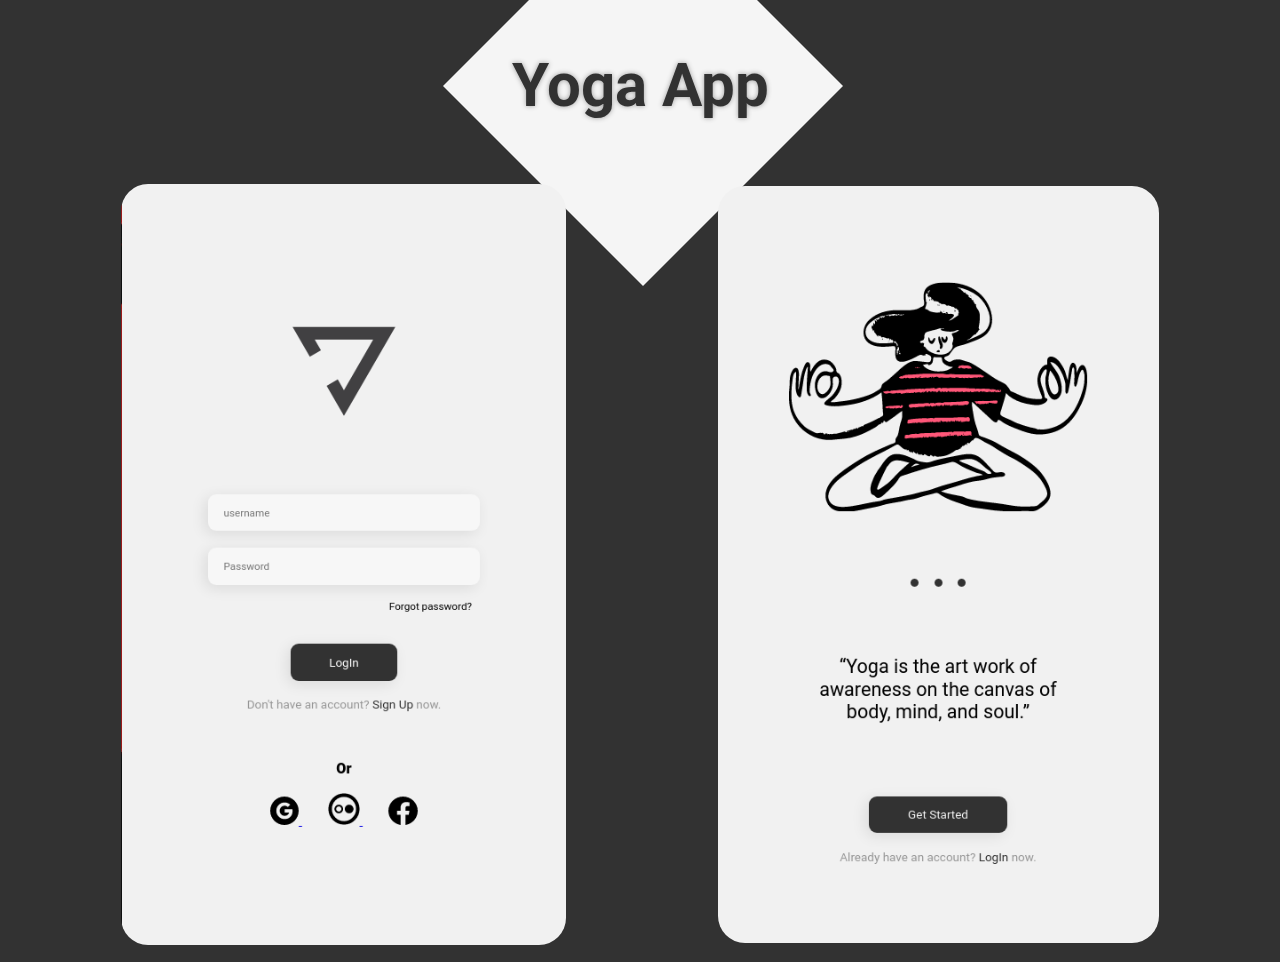
<file: index.html>
<!DOCTYPE html>
<html lang="en">
<head>
    <meta charset="UTF-8">
    <meta http-equiv="X-UA-Compatible" content="IE=edge">
    <meta name="viewport" content="width=device-width, initial-scale=1.0">
    <link rel="shortcut icon" href="./assets/faviconluk4x.ico" type="image/x-icon">
    <link rel="stylesheet" href="style-index.css">
    <link rel="preconnect" href="https://fonts.googleapis.com">
    <link rel="preconnect" href="https://fonts.gstatic.com" crossorigin>
    <link href="https://fonts.googleapis.com/css2?family=Roboto:ital,wght@0,100;0,300;0,400;0,500;0,700;0,900;1,100;1,300;1,400;1,500;1,700;1,900&display=swap" rel="stylesheet">
    <title>Yoga App</title>
</head>
<body onload="showTitleBg()">
    <main>
        <article class="container-title">
            <div class="title-background"></div>
            <h1 class="title">Yoga App</h1>
        </article>
        <article class="container-links">
            <a href="./login.html" rel="next" class="link-img">
                <img src="./assets/result/result2.png" alt="login interface">
            </a>
            <a href="./signup.html" rel="next" class="link-img">
                <img src="./assets/result/result1.png" alt="login interface">
            </a>
        </article>
    </main>
</body>
<script>
    function showTitleBg() {
        const titleBg = document.querySelector('.title-background')
        titleBg.classList.toggle('active')
    }
</script>
</html>
</file>
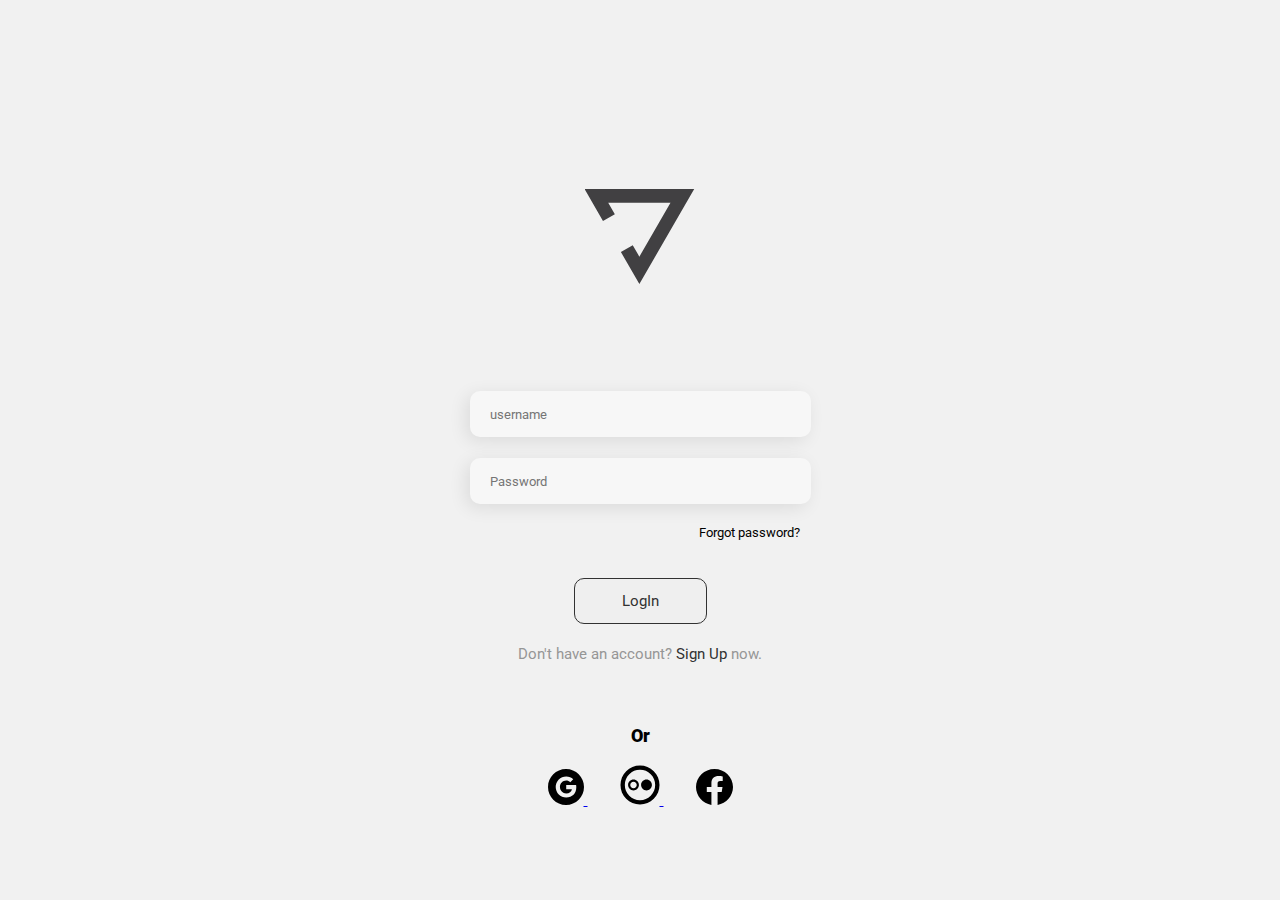
<file: login.html>
<!DOCTYPE html>
<html lang="en">
<head>
    <meta charset="UTF-8">
    <meta http-equiv="X-UA-Compatible" content="IE=edge">
    <meta name="viewport" content="width=device-width, initial-scale=1.0">
    <meta name="author" content="Lucas Maciel Francisco (Luk4x)">
    <link rel="shortcut icon" href="./assets/faviconluk4x.ico" type="image/x-icon">
    <link rel="stylesheet" href="style-login.css">
    <link rel="preconnect" href="https://fonts.googleapis.com">
    <link rel="preconnect" href="https://fonts.gstatic.com" crossorigin>
    <link href="https://fonts.googleapis.com/css2?family=Roboto:ital,wght@0,100;0,300;0,400;0,500;0,700;0,900;1,100;1,300;1,400;1,500;1,700;1,900&display=swap" rel="stylesheet">
    <title>Yoga App - Log In</title>
</head>
<body>
    <main class="container">
        <a href="./index.html" rel="prev">
            <img src="./assets/logo.svg" alt="yoga-app-logo">
        </a>
        <input class="cap-info" type="email" name="name" placeholder="username">
        <input class="cap-info" type="password" name="password" placeholder="Password">
        <a href="#" class="forgot-password">Forgot password?</a>
        <button class="logIn-button">LogIn</button>
        <p class="signup-text">Don't have an account? <a href="./signup.html" rel="next">Sign Up</a> now.</p>
        <p class="or">Or</p>
        <section class="links">
            <a href="#">
                <img src="./assets/google-logo.svg" alt="google-logo">
            </a>
            <a href="#">
                <img src="./assets/flickr-logo.svg" alt="flickr-logo">
            </a>
            <a href="#">
                <img src="./assets/facebook-logo.svg" alt="facebook-logo">
            </a>
        </section>
    </main>
</body>
</html>
</file>
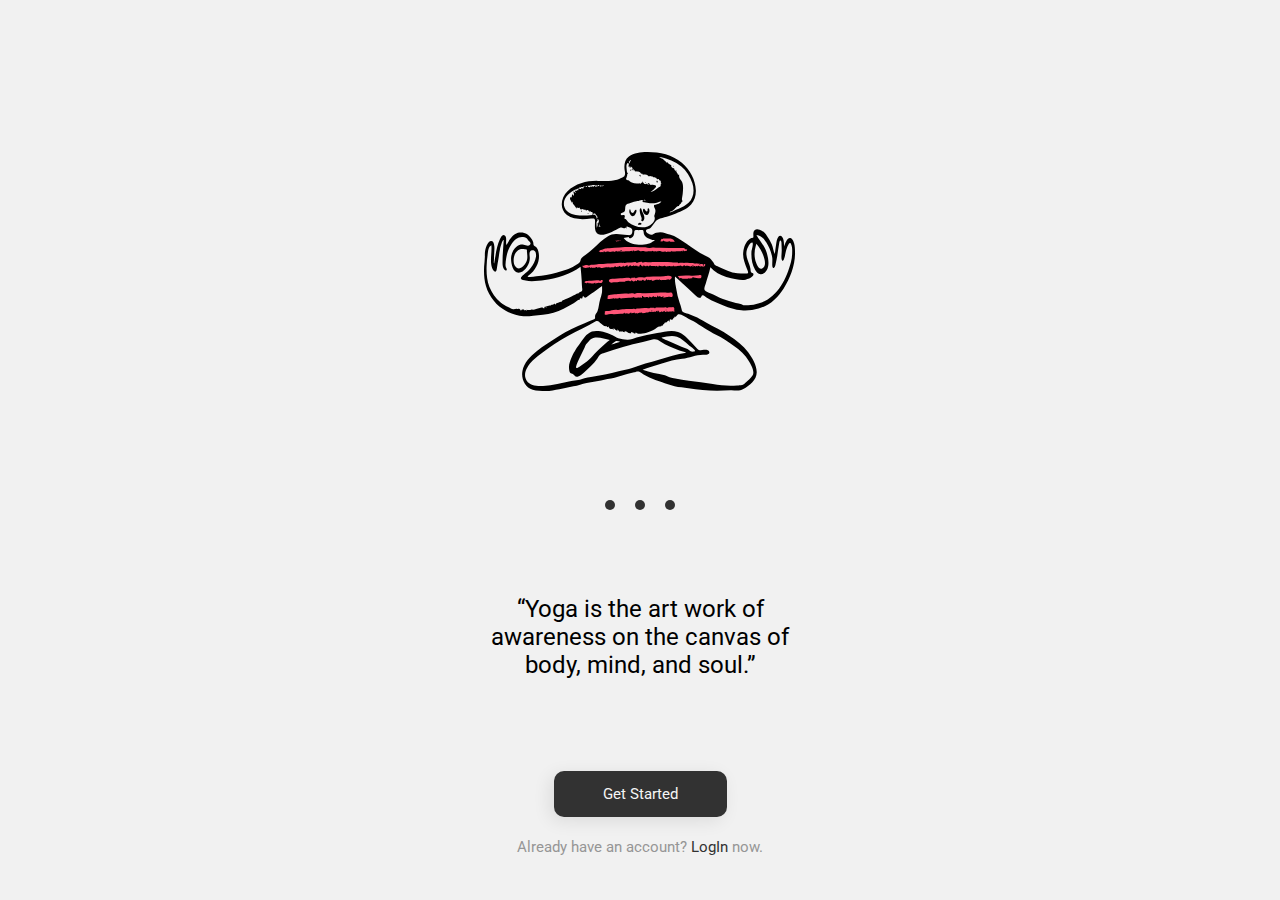
<file: signup.html>
<!DOCTYPE html>
<html lang="en">
<head>
    <meta charset="UTF-8">
    <meta http-equiv="X-UA-Compatible" content="IE=edge">
    <meta name="viewport" content="width=device-width, initial-scale=1.0">
    <link rel="shortcut icon" href="./assets/faviconluk4x.ico" type="image/x-icon">
    <link rel="stylesheet" href="style-signup.css">
    <link rel="preconnect" href="https://fonts.googleapis.com">
    <link rel="preconnect" href="https://fonts.gstatic.com" crossorigin>
    <link href="https://fonts.googleapis.com/css2?family=Roboto:ital,wght@0,100;0,300;0,400;0,500;0,700;0,900;1,100;1,300;1,400;1,500;1,700;1,900&display=swap" rel="stylesheet">
    <title>Yoga App - Sign Up</title>
</head>
<body>
    <main>
        <a href="./index.html" rel="prev">
            <img src="./assets/meditating.svg" alt="meditating-image">
        </a>
        <aside class="dots">
            <div></div>
            <div></div>
            <div></div>
        </aside>
        <p class="description">“Yoga is the art work of awareness on the canvas of body, mind, and soul.”</p>
        <button>Get Started</button>
        <p class="login-text">Already have an account? <a href="./login.html" rel="prev">LogIn</a> now.</p>
    </main>
</body>
</html>
</file>
<file: style-index.css>
* {
    margin: 0;
    padding: 0;
    outline: none;
    box-sizing: border-box;
    font-family: 'Roboto', sans-serif;
}

main {
    background-color: #323232;
    min-height: 100vh;
}

.container-title {
    position: relative;
    width: 400px;
    margin: auto;
    z-index: 0;
}

.title-background {
    position: absolute;
    top: 0;
    left: 3px;
    width: 400px;
    height: 400px;
    transform: translateY(-114px);
    background-color: #f5f5f5;
    z-index: 0;
    clip-path: polygon(50% 0%, 100% 50%, 50% 100%, 0% 50%);
}

.title {
    position: relative;
    text-align: center;
    padding: 50px;
    font-size: 60px;
    color: #323232;
    text-shadow: 0 0 5px #32323271;
    z-index: 1;
}

.container-links {
    display: flex;
    justify-content: space-evenly;
    align-items: center;
    max-width: 1500px;
    margin: auto;
    padding: 10px 0;
}

.link-img {
    text-align: center;
}

.link-img > img {
    position: relative;
    transition: all .3s ease-in-out;
    border: 3px solid transparent;
    border-radius: 30px;
    width: 89%;
}

.link-img > img:hover, .link-img > img:active {
    outline: 4px solid #985F99;
}

@media screen and (max-width: 1070px) {
    .container-links {
        flex-direction: column;
    }

    .link-img {
        margin: 10px;
    }
}
</file>
<file: style-login.css>
* {
    margin: 0;
    padding: 0;
    outline: none;
    box-sizing: border-box;
    font-family: 'Roboto', sans-serif;
}

body {
    background-color: #323232;
}

.container {
    background: #f1f1f1;
    min-width: 380px;
    margin: auto;
    padding: 10px;
    min-height: 100vh;
}

[alt="yoga-app-logo"] {
    display: block;
    margin: 195px auto 122px auto;
    transform: scale(1.5);
    transition: all .5s ease-in-out;
}

[alt="yoga-app-logo"]:hover, [alt="yoga-app-logo"]:active {
    transform: scale(1.75);
}

.cap-info {
    display: block;
    margin: 21px auto;
    border: none;
    width: 341px;
    height: 46px;
    padding: 0 20px;
    font-size: 13px;
    line-height: 15px;
    color: #969696;
    background: #F7F7F7;
    box-shadow: -4px 4px 18px rgba(0, 0, 0, 0.09);
    border-radius: 10px;
}

.forgot-password {
    display: block;
    text-align: right;
    width: 320px;
    margin: auto;
    font-size: 13px;
    line-height: 15px;
    color: #000;
    text-decoration: none;
}

.logIn-button {
    display: block;
    margin: 38px auto 21px auto;
    width: 133px;
    height: 46px;
    border: 1px solid #323232;
    border-radius: 10px;
    color: #323232;
    font-size: 15px;
    line-height: 18px;
    cursor: pointer;
    transition: all .5s ease-in-out;
}

.logIn-button:hover {
    box-shadow: inset 0 -100px 0 0 #323232;
    color: whitesmoke;
}

.logIn-button:active {
    transform: scale(0.95);
}

.signup-text {
    text-align: center;
    color: #969696;
    font-size: 15px;
    line-height: 18px;
    margin-bottom: 62px;
}

.signup-text > a {
    color: #323232;
    text-decoration: none;
}

.signup-text > a:hover, .signup-text > a:active {
    text-shadow: 0 0 3px #32323273;
}

.or {
    font-weight: 900;
    font-size: 18px;
    line-height: 21px;
    text-align: center;
    color: #000;
    margin-bottom: 18.5px;
}

.links {
    text-align: center;
}

.links > a {
    margin: 0 16px;
}

.links img {
    transition: all .3s ease-in-out;
}

.links img:hover, .links img:active {
    transform: translateY(5px);
}
</file>
<file: style-signup.css>
* {
    margin: 0;
    padding: 0;
    outline: none;
    box-sizing: border-box;
    font-family: 'Roboto', sans-serif;
}

body {
    background-color: #323232;
}

main {
    background-color: #f1f1f1;
    min-width: 380px;
    margin: auto;
    padding: 10px;
    min-height: 100vh;
}

[alt="meditating-image"] {
    display: block;
    margin: 142px auto 104px auto;
    transform: scale(1);
    transition: all .3s ease-in-out;
}

[alt="meditating-image"]:hover, [alt="meditating-image"]:active {
    transform: scale(1.2);
}

.dots {
    display: block;
    text-align: center;
}

.dots > div {
    width: 10px;
    height: 10px;
    background-color: #323232;
    border-radius: 100%;
    display: inline-block;
    margin: 0 8px;
}

.description {
    margin: 81px auto 0 auto;
    font-style: normal;
    font-weight: normal;
    font-size: 24px;
    line-height: 28px;
    text-align: center;
    color: #000000;
    width: 327px;
    height: 176px;
}

button {
    font-size: 15px;
    line-height: 18px;
    color: #f5f5f5;
    background: #323232;
    box-shadow: -4px 4px 18px rgba(0, 0, 0, 0.09);
    border-radius: 10px;
    border: none;
    width: 173px;
    height: 46px;
    display: block;
    margin: auto;
    cursor: pointer;
}

button:hover, button:active {
    opacity: 0.8;
}

.login-text {
    margin: 21px 0;
    color: #969696;
    font-size: 15px;
    line-height: 18px;
    text-align: center;
}

.login-text > a {
    color: #323232;
    text-decoration: none;
}

.login-text > a:hover, a:active {
    text-shadow: 0 0 3px #32323273;
}
</file>
